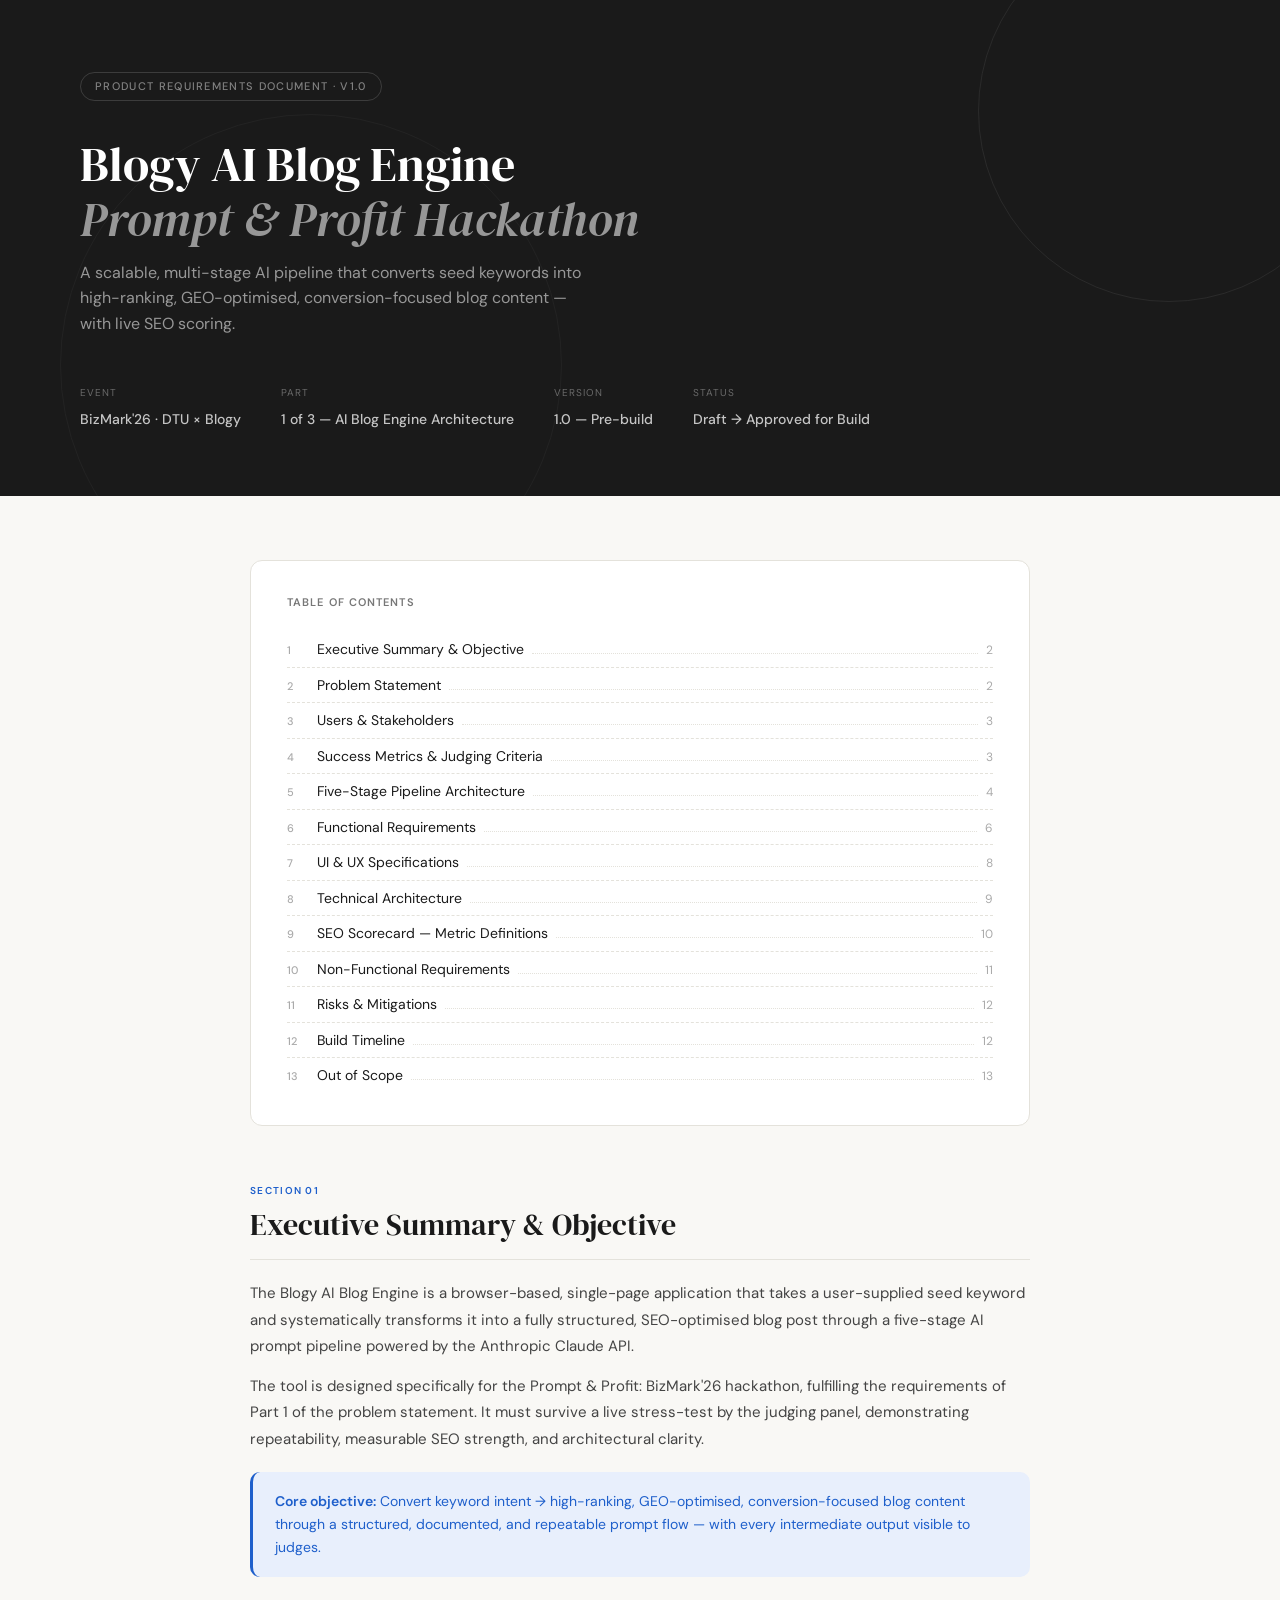
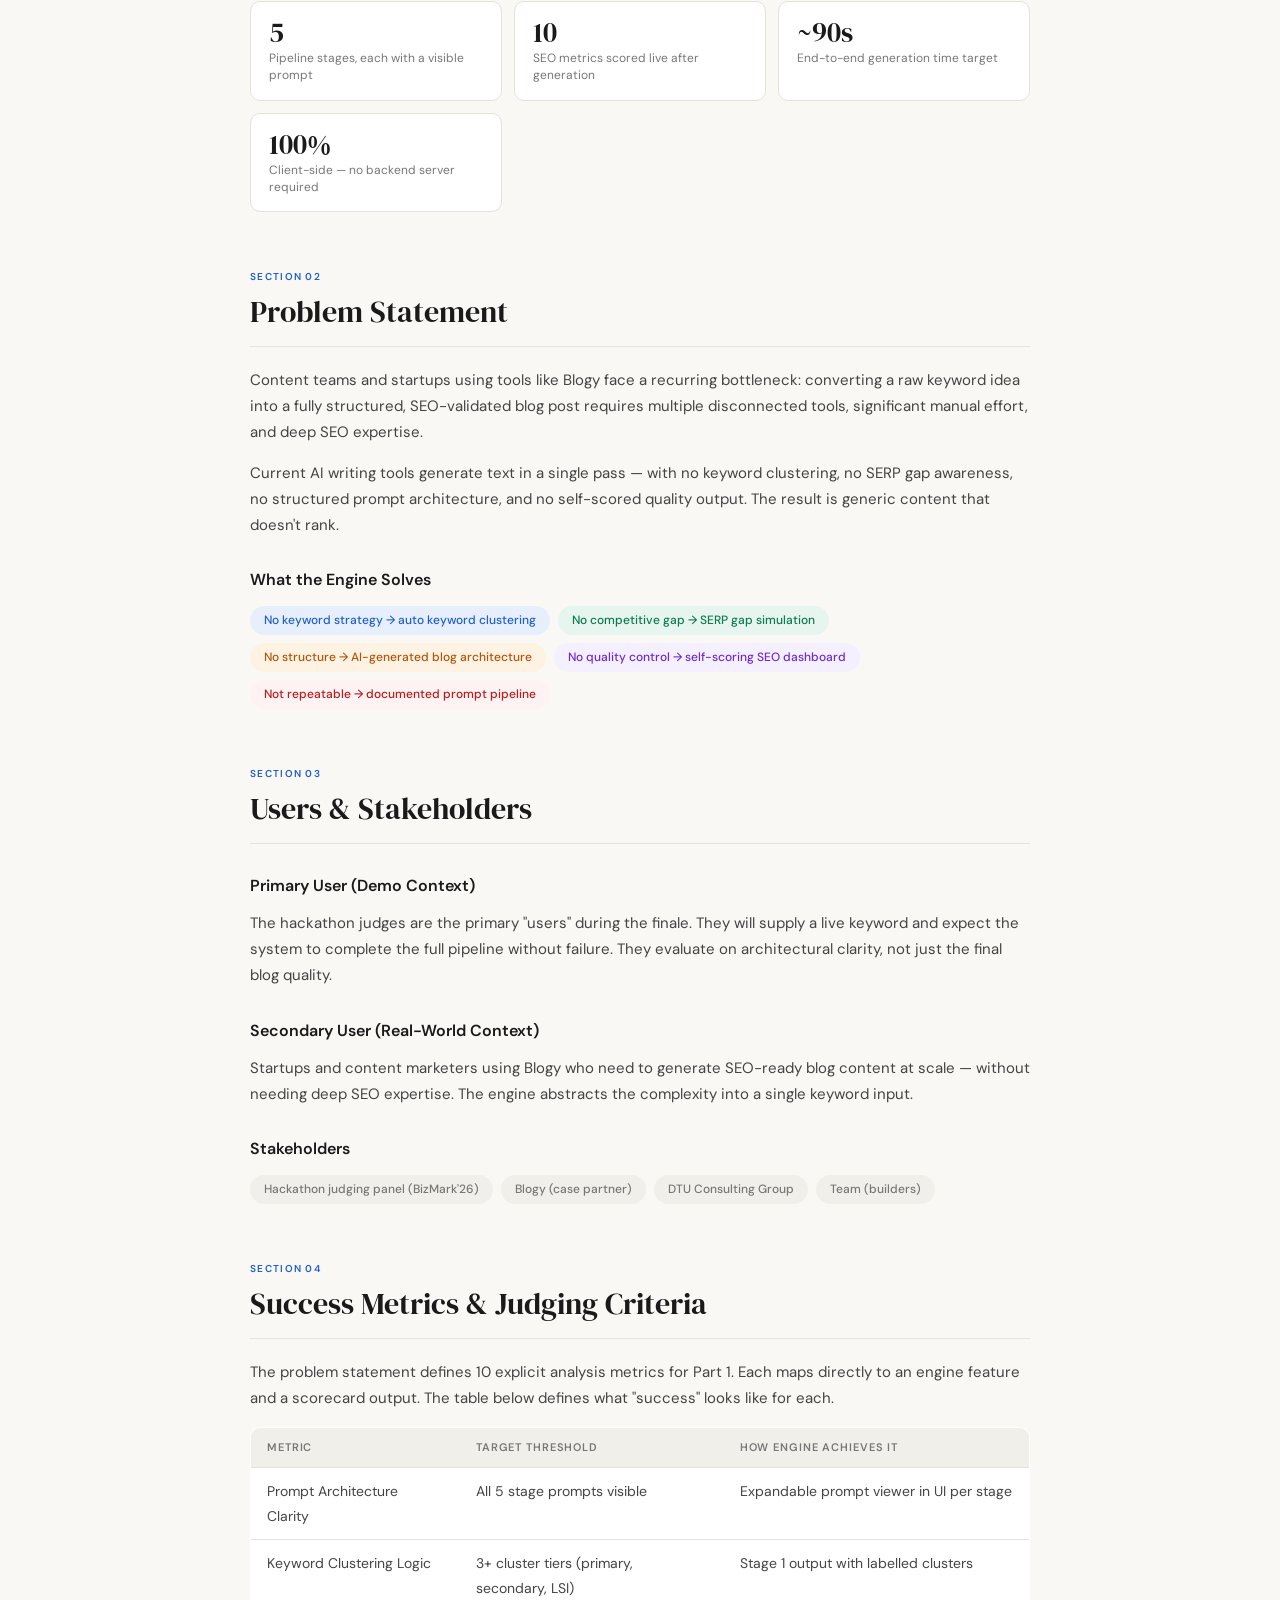
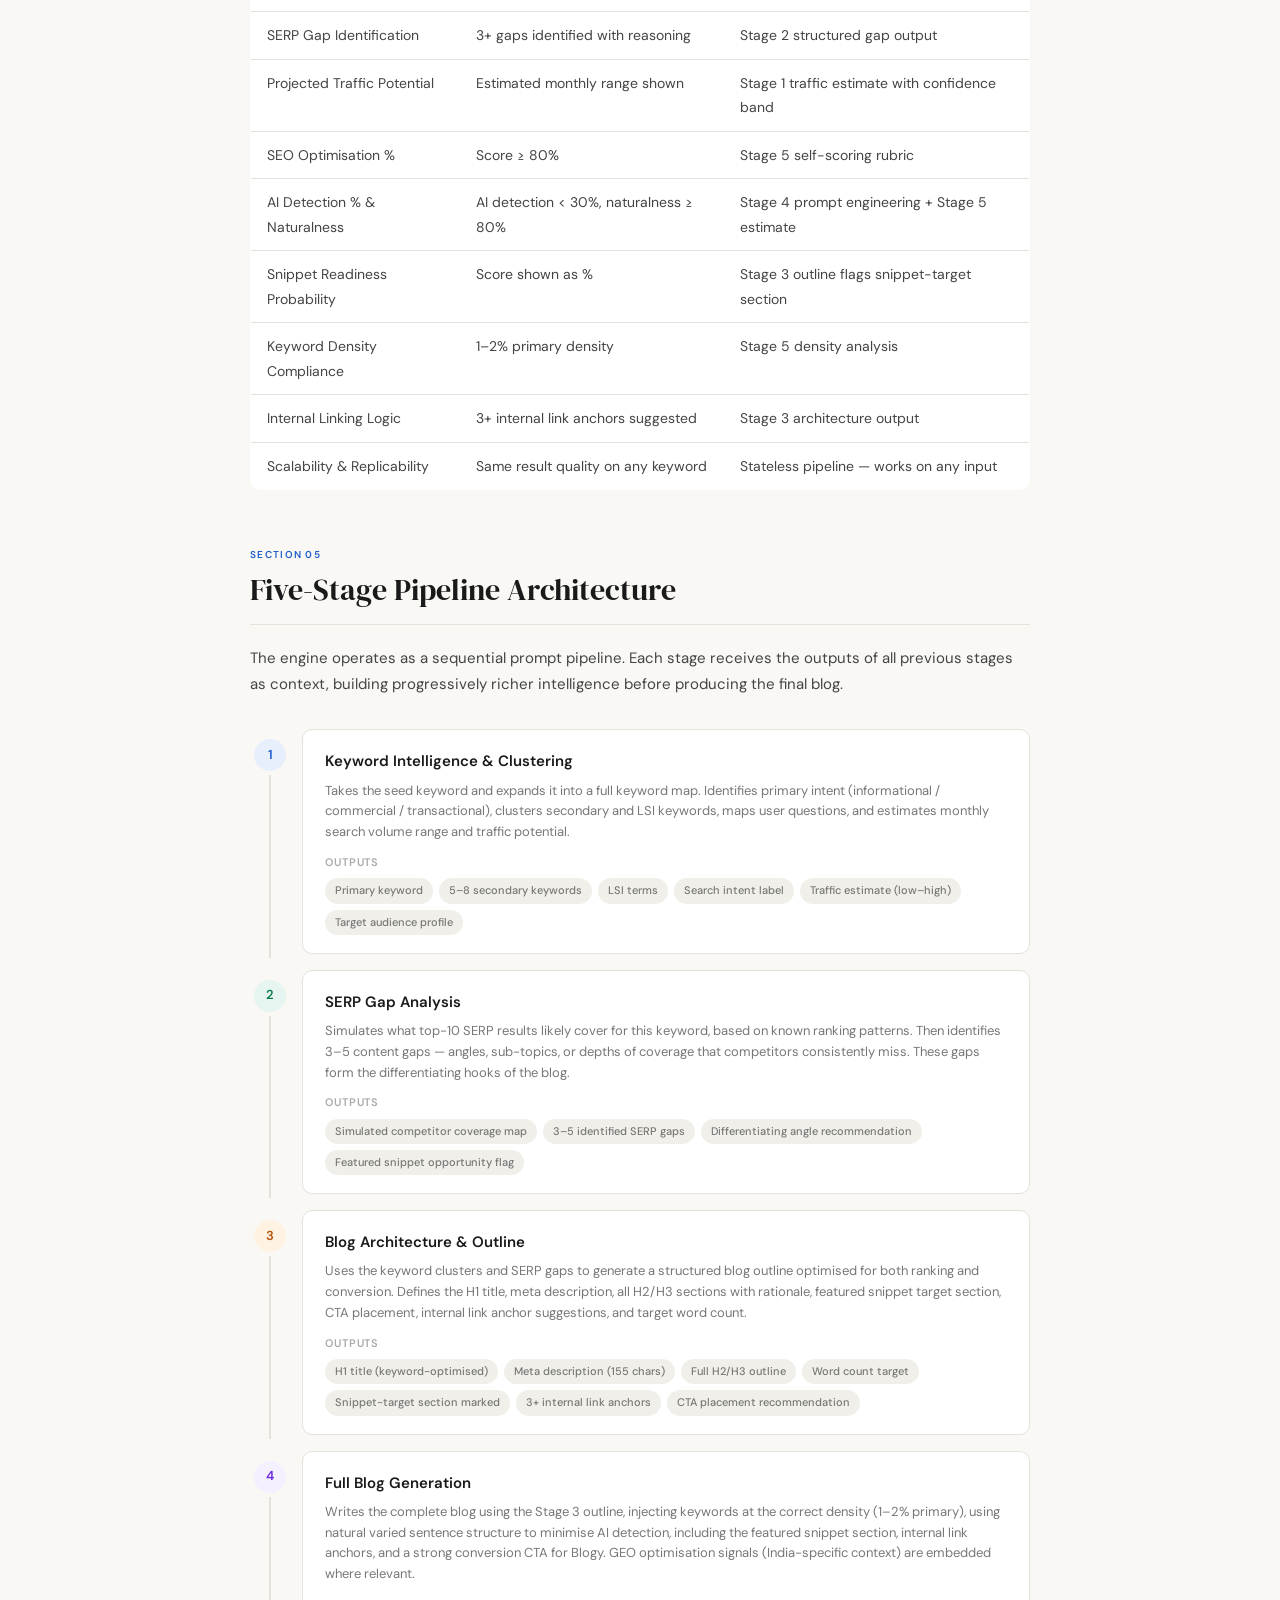
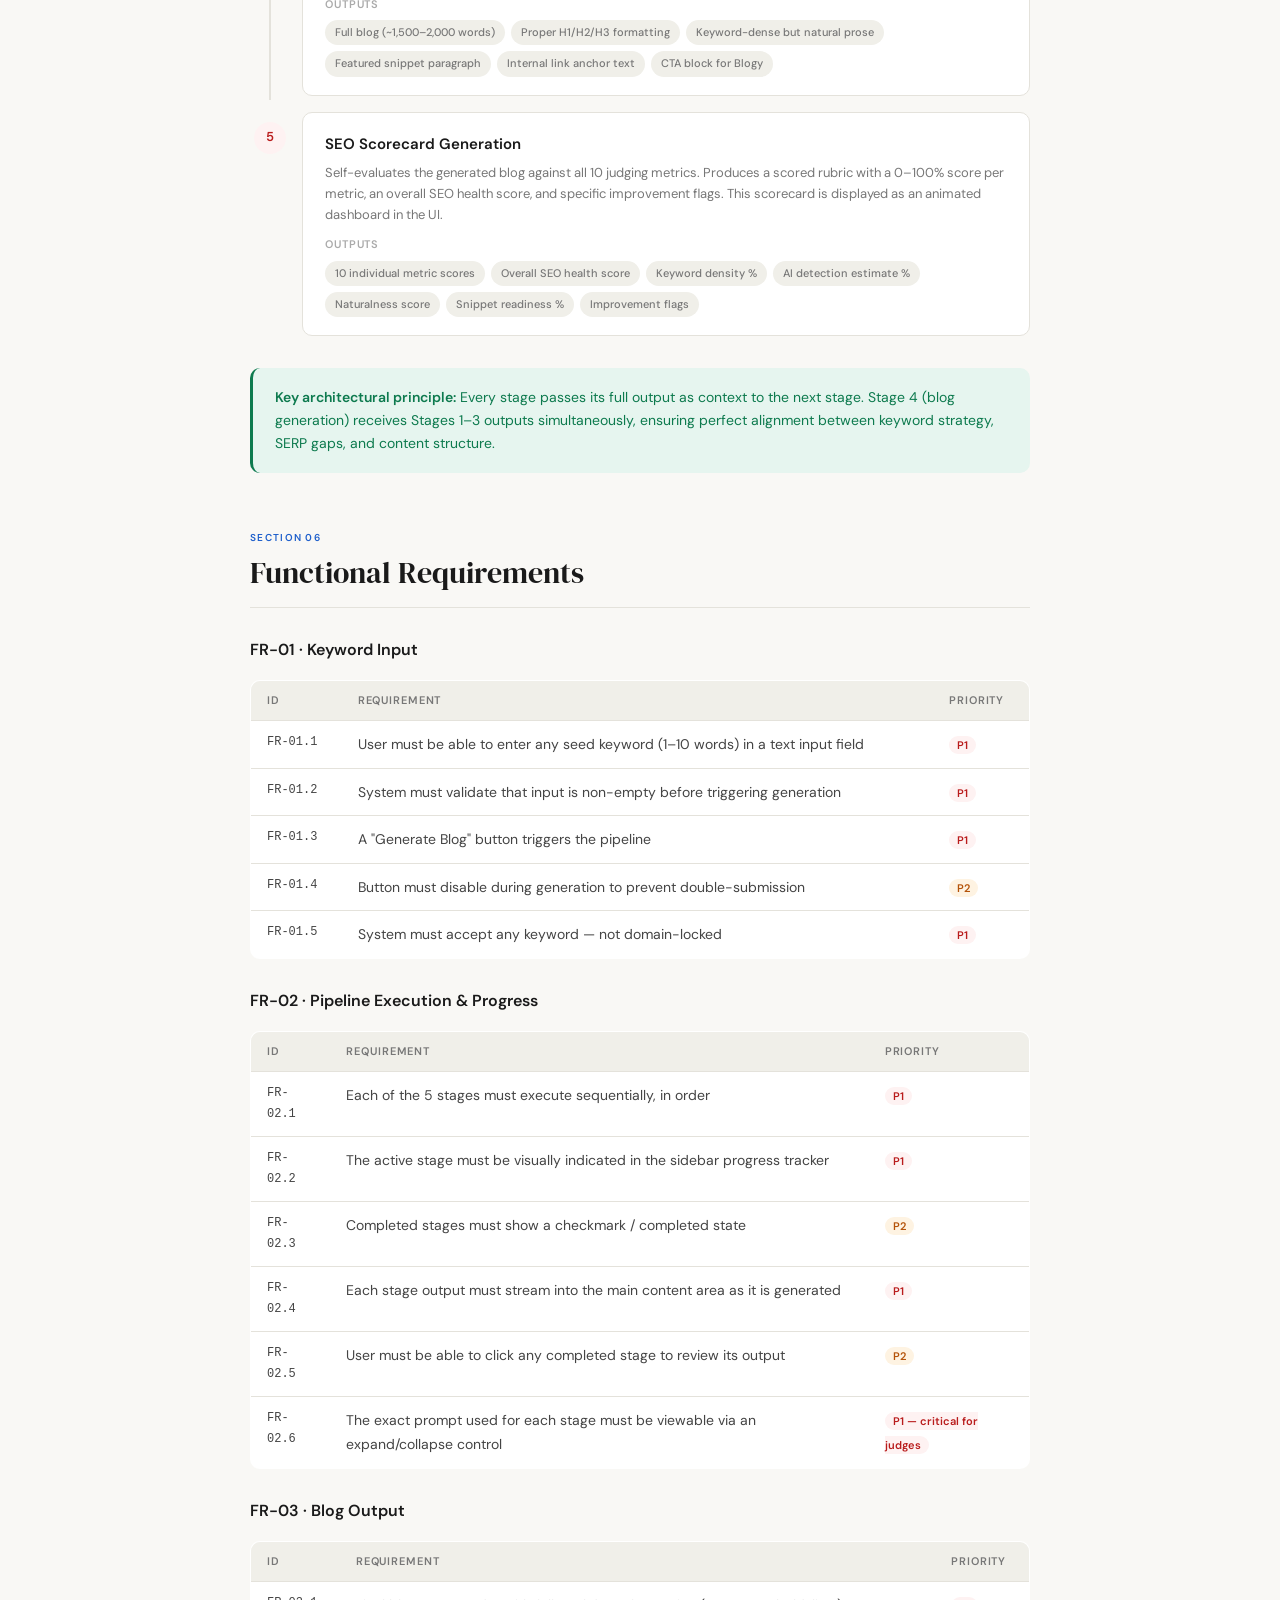
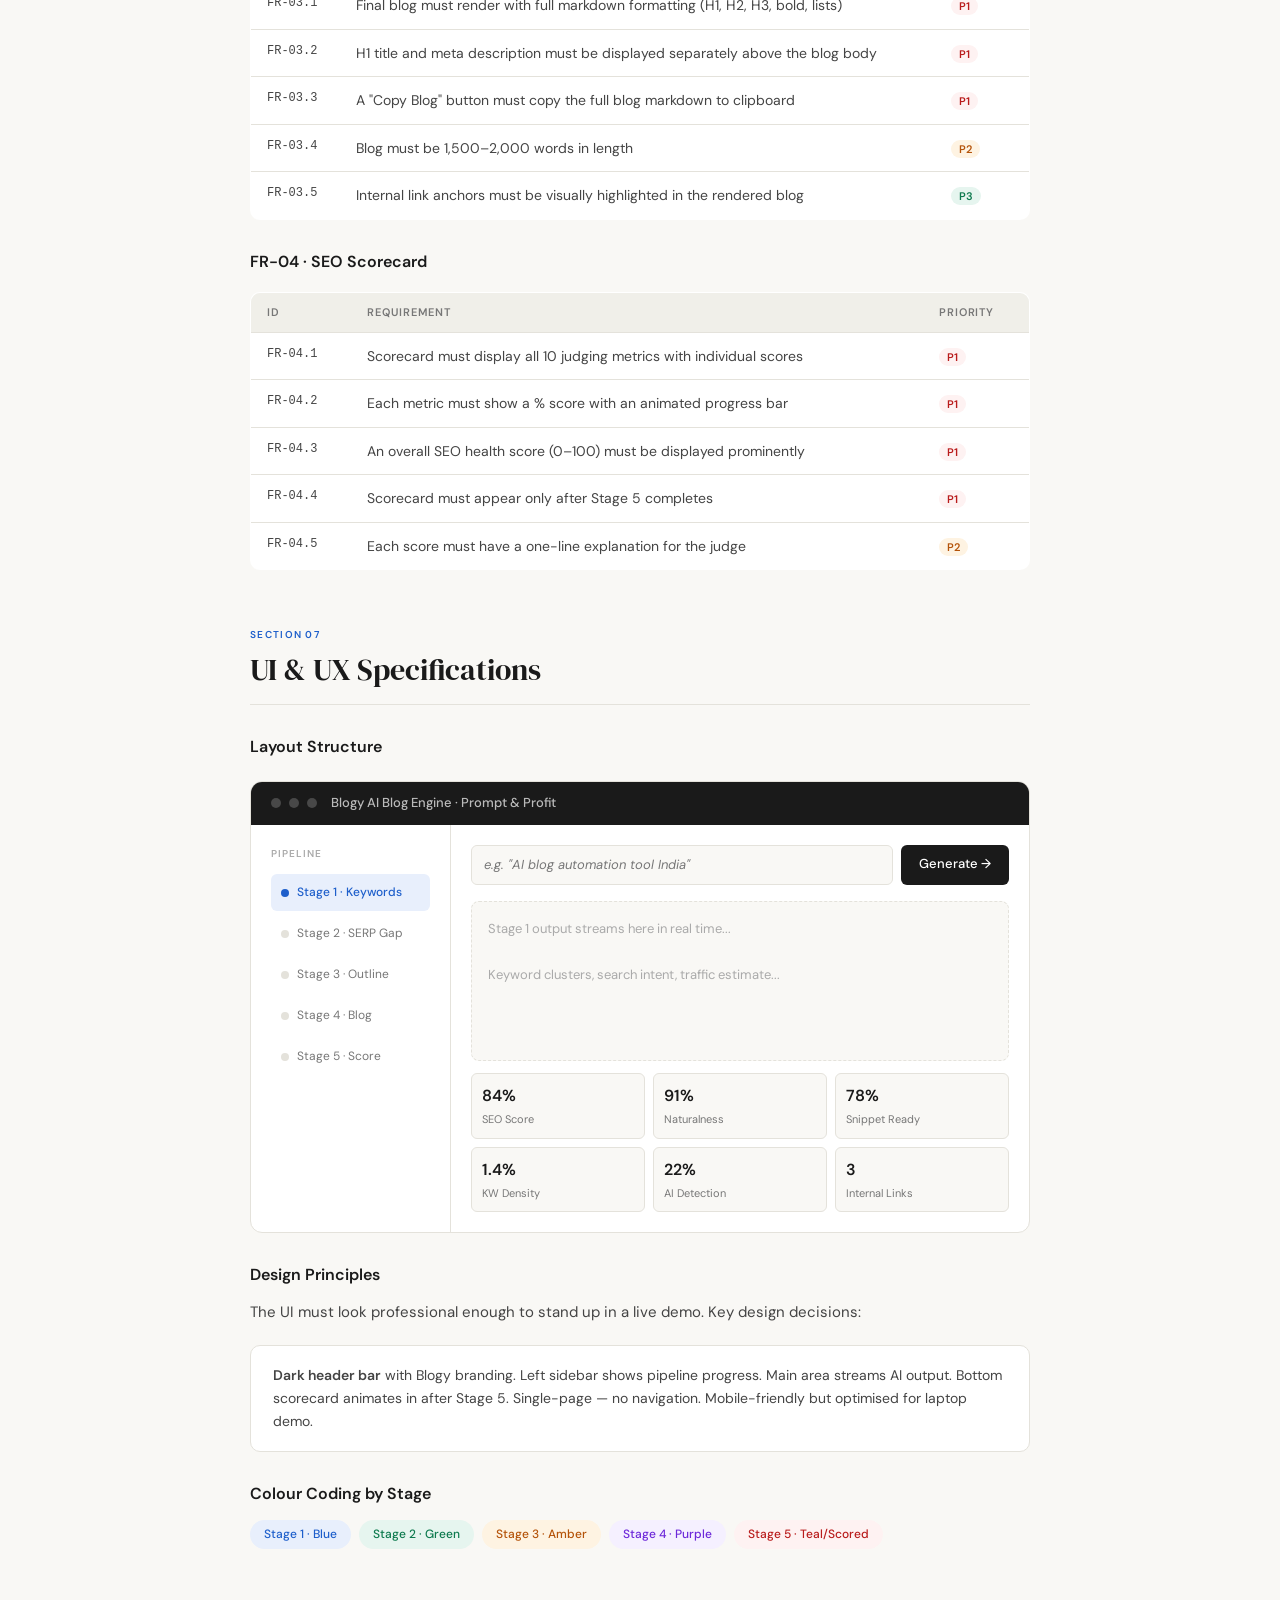
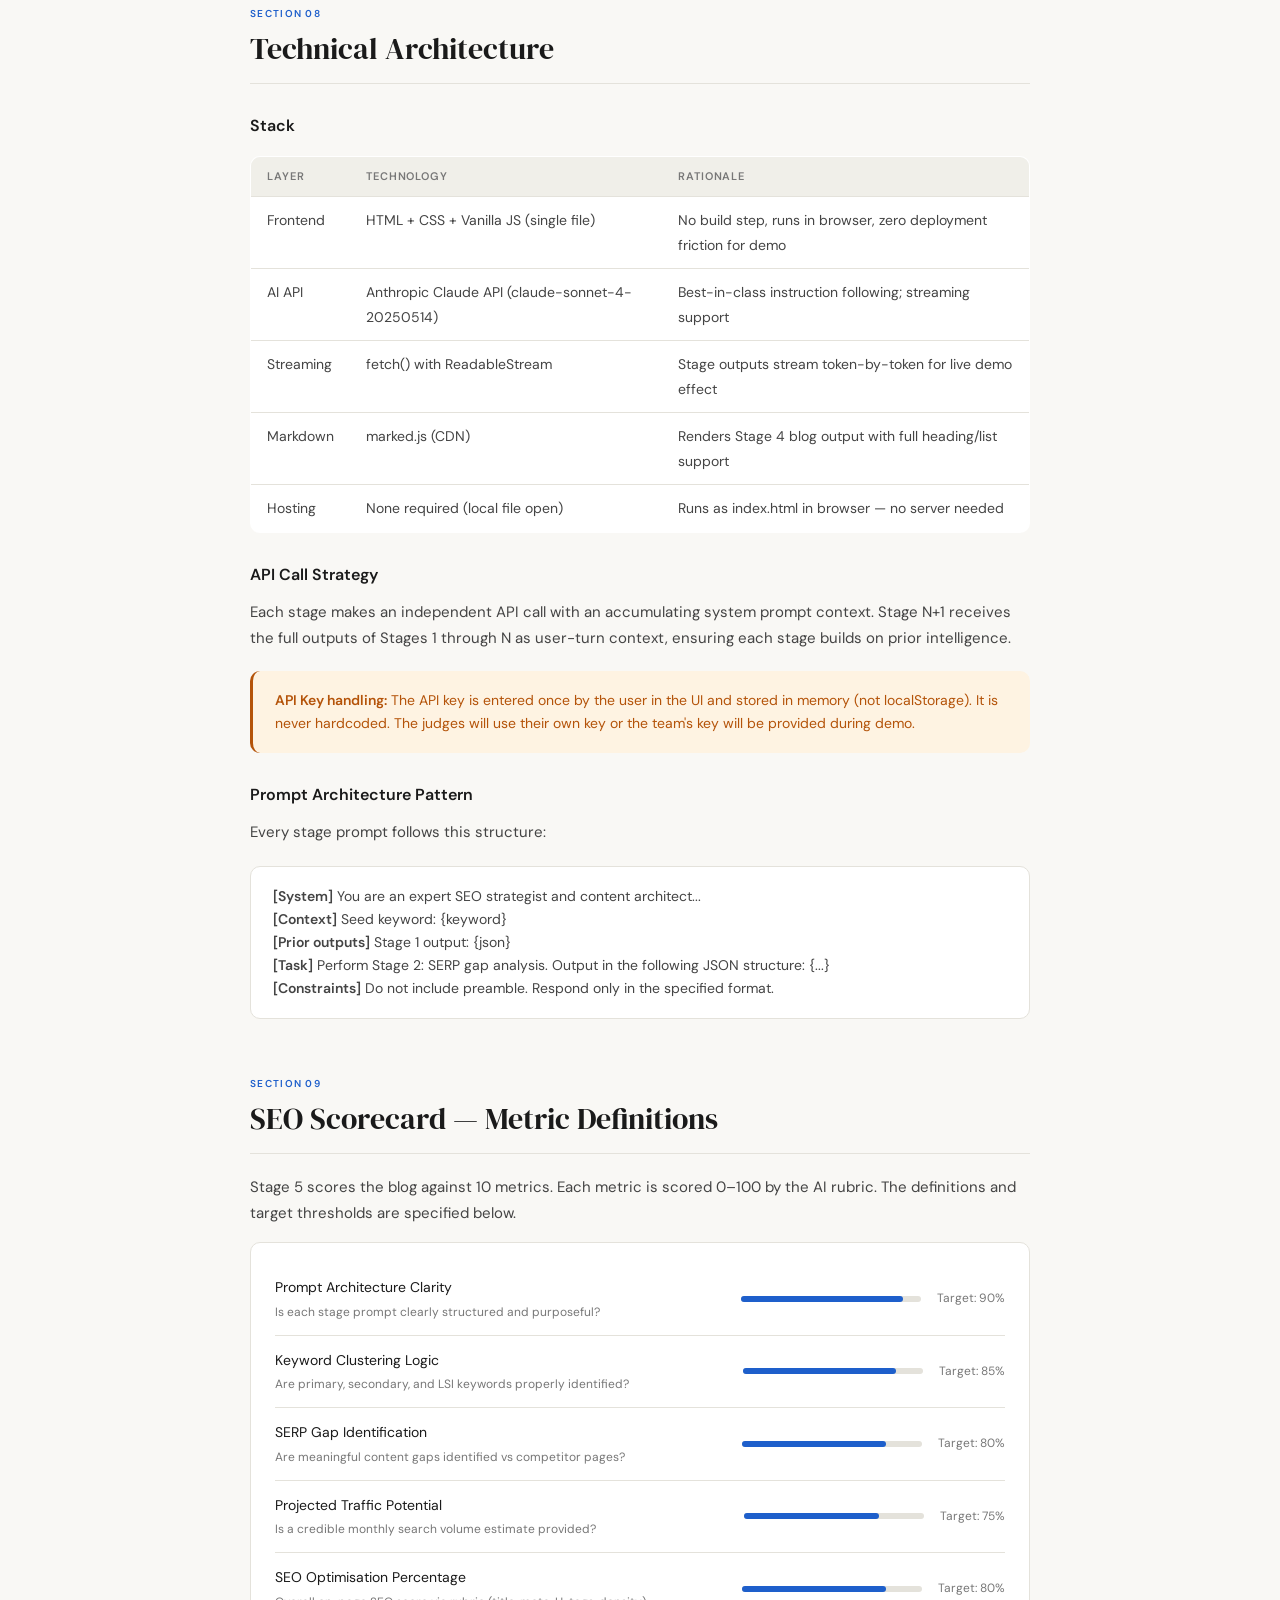
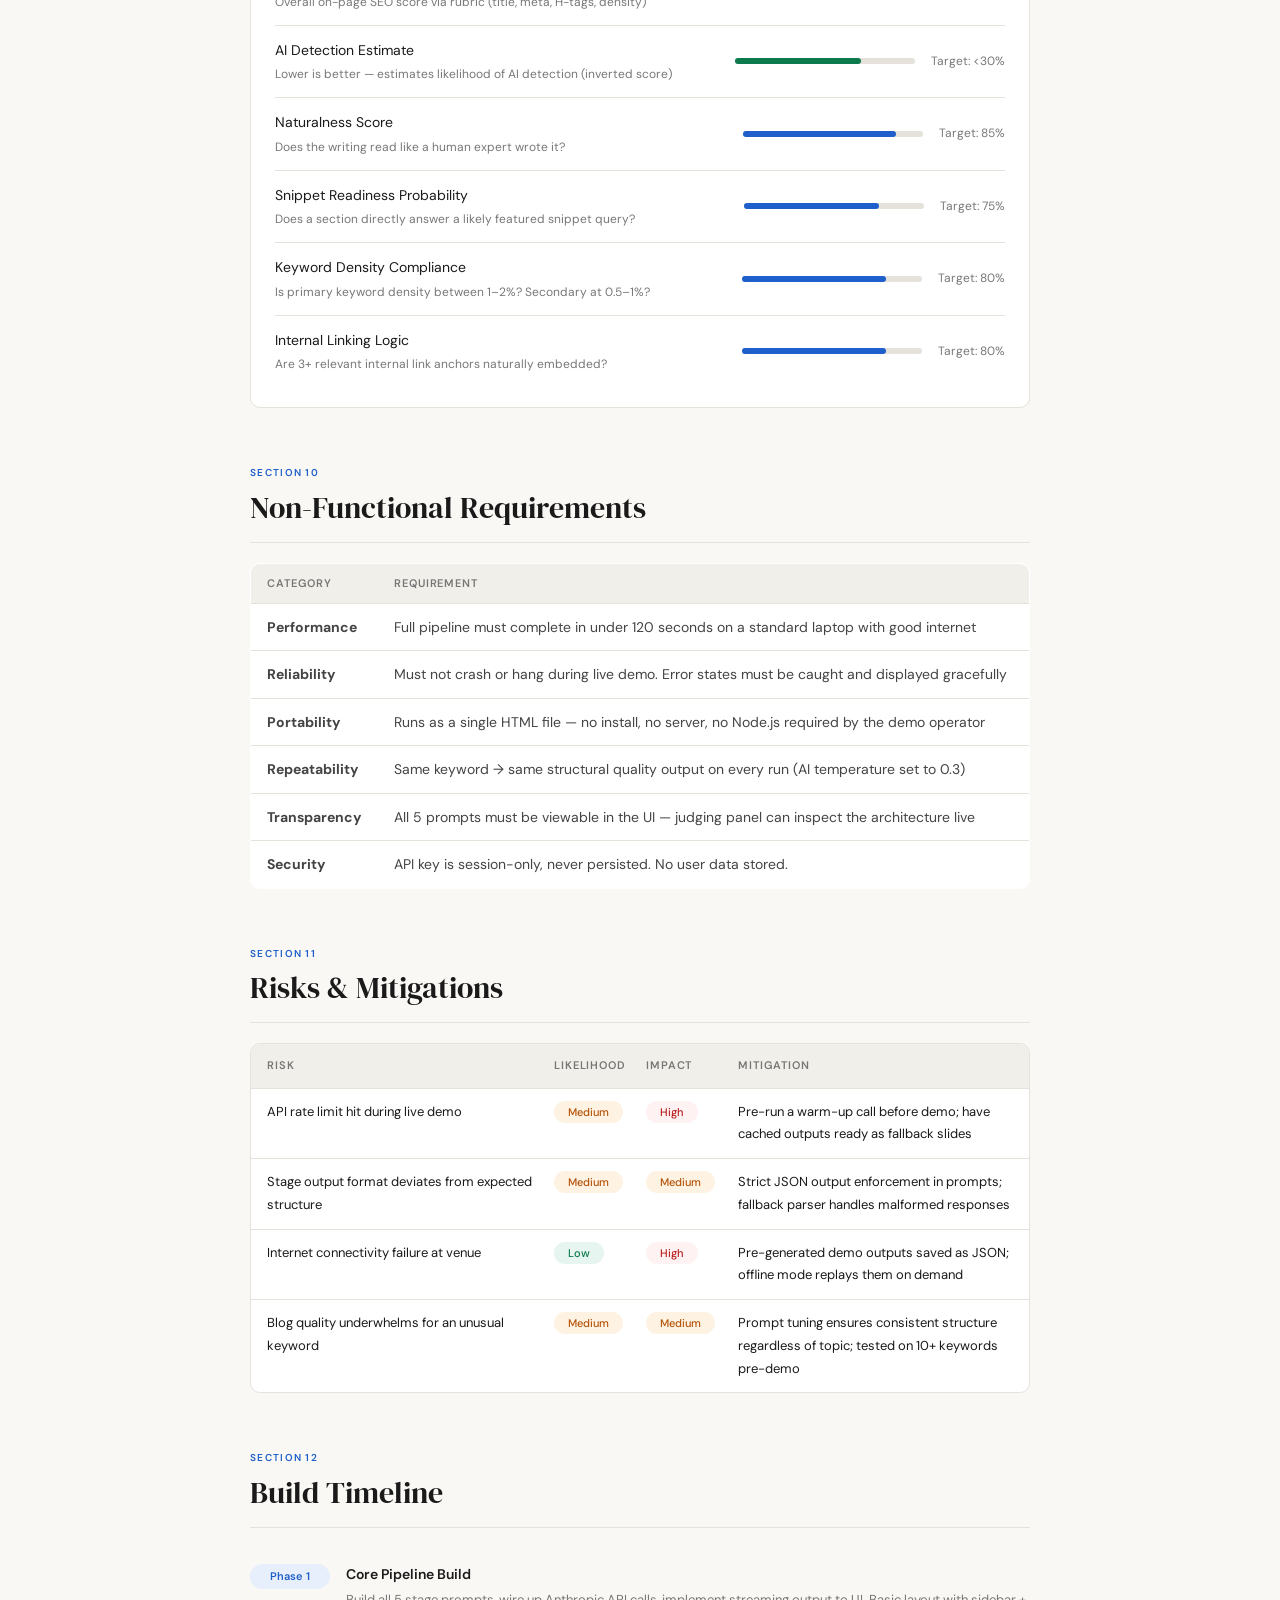
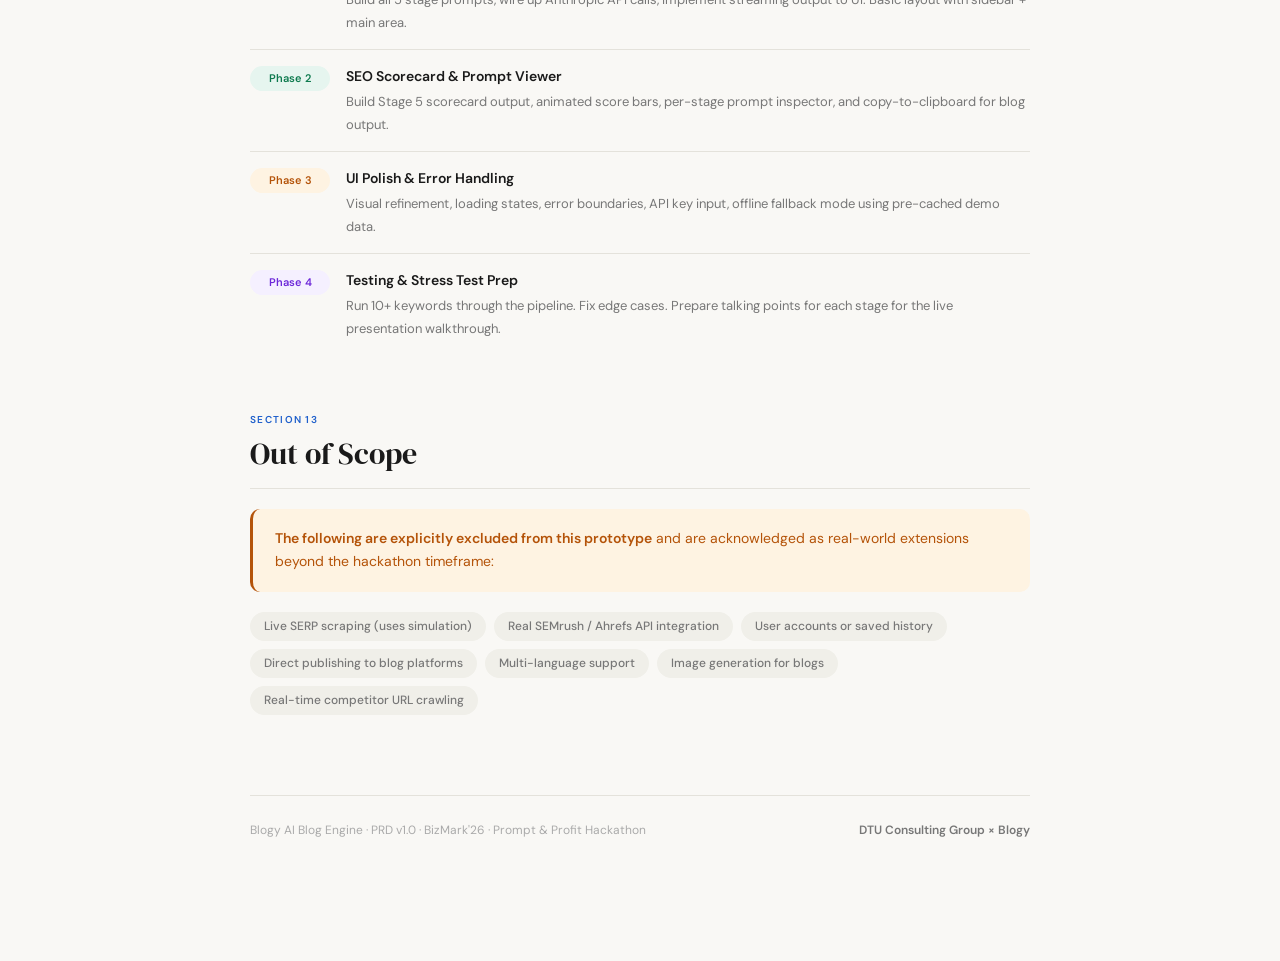
<file: PRD/Blogy_AI_Blog_Engine_PRD.html>
<!DOCTYPE html>
<html lang="en">
<head>
<meta charset="UTF-8"/>
<meta name="viewport" content="width=device-width, initial-scale=1.0"/>
<title>PRD — Blogy AI Blog Engine</title>
<style>
  @import url('https://fonts.googleapis.com/css2?family=DM+Serif+Display:ital@0;1&family=DM+Sans:ital,opsz,wght@0,9..40,300;0,9..40,400;0,9..40,500;0,9..40,600;1,9..40,400&display=swap');

  :root {
    --ink: #1a1a1a;
    --ink-2: #444;
    --ink-3: #777;
    --ink-4: #aaa;
    --surface: #f9f8f5;
    --white: #ffffff;
    --border: #e4e2db;
    --accent: #1e5fcb;
    --accent-light: #e8effc;
    --accent-mid: #4a7de8;
    --green: #0d7a4e;
    --green-light: #e6f5ef;
    --amber: #b45309;
    --amber-light: #fef3e2;
    --red: #b91c1c;
    --red-light: #fef2f2;
    --purple: #6d28d9;
    --purple-light: #f5f0ff;
  }

  * { box-sizing: border-box; margin: 0; padding: 0; }

  body {
    font-family: 'DM Sans', sans-serif;
    font-size: 15px;
    line-height: 1.75;
    color: var(--ink);
    background: var(--surface);
  }

  /* ── Cover ── */
  .cover {
    background: var(--ink);
    color: var(--white);
    padding: 72px 80px 64px;
    position: relative;
    overflow: hidden;
  }
  .cover::before {
    content: '';
    position: absolute;
    top: -80px; right: -80px;
    width: 380px; height: 380px;
    border-radius: 50%;
    border: 1px solid rgba(255,255,255,0.07);
  }
  .cover::after {
    content: '';
    position: absolute;
    bottom: -120px; left: 60px;
    width: 500px; height: 500px;
    border-radius: 50%;
    border: 1px solid rgba(255,255,255,0.04);
  }
  .cover-tag {
    display: inline-block;
    font-size: 11px;
    font-weight: 500;
    letter-spacing: 0.12em;
    text-transform: uppercase;
    color: rgba(255,255,255,0.45);
    border: 1px solid rgba(255,255,255,0.15);
    padding: 4px 14px;
    border-radius: 20px;
    margin-bottom: 36px;
  }
  .cover h1 {
    font-family: 'DM Serif Display', serif;
    font-size: 48px;
    line-height: 1.15;
    font-weight: 400;
    margin-bottom: 12px;
    max-width: 700px;
  }
  .cover h1 em {
    font-style: italic;
    color: rgba(255,255,255,0.55);
  }
  .cover-sub {
    font-size: 16px;
    color: rgba(255,255,255,0.55);
    margin-bottom: 48px;
    max-width: 520px;
    line-height: 1.6;
  }
  .cover-meta {
    display: flex;
    gap: 40px;
    flex-wrap: wrap;
  }
  .cover-meta-item label {
    display: block;
    font-size: 10px;
    letter-spacing: 0.1em;
    text-transform: uppercase;
    color: rgba(255,255,255,0.35);
    margin-bottom: 4px;
  }
  .cover-meta-item span {
    font-size: 14px;
    color: rgba(255,255,255,0.75);
    font-weight: 500;
  }

  /* ── Layout ── */
  .doc-wrap {
    max-width: 860px;
    margin: 0 auto;
    padding: 64px 40px 120px;
  }

  /* ── TOC ── */
  .toc {
    background: var(--white);
    border: 1px solid var(--border);
    border-radius: 12px;
    padding: 32px 36px;
    margin-bottom: 56px;
  }
  .toc-title {
    font-size: 11px;
    font-weight: 600;
    letter-spacing: 0.1em;
    text-transform: uppercase;
    color: var(--ink-3);
    margin-bottom: 20px;
  }
  .toc-list { list-style: none; }
  .toc-list li {
    display: flex;
    align-items: baseline;
    gap: 8px;
    padding: 5px 0;
    border-bottom: 1px dashed var(--border);
  }
  .toc-list li:last-child { border-bottom: none; }
  .toc-num {
    font-size: 11px;
    color: var(--ink-4);
    font-weight: 500;
    min-width: 22px;
  }
  .toc-label { font-size: 14px; color: var(--ink); }
  .toc-dot { flex: 1; border-bottom: 1px dotted var(--border); margin-bottom: 4px; }
  .toc-page { font-size: 12px; color: var(--ink-4); }

  /* ── Section headings ── */
  .section { margin-bottom: 56px; }
  .section-label {
    font-size: 10px;
    font-weight: 600;
    letter-spacing: 0.13em;
    text-transform: uppercase;
    color: var(--accent);
    margin-bottom: 8px;
  }
  h2 {
    font-family: 'DM Serif Display', serif;
    font-size: 30px;
    font-weight: 400;
    line-height: 1.2;
    color: var(--ink);
    margin-bottom: 20px;
    padding-bottom: 16px;
    border-bottom: 1px solid var(--border);
  }
  h3 {
    font-size: 16px;
    font-weight: 600;
    color: var(--ink);
    margin: 28px 0 10px;
  }
  h4 {
    font-size: 13px;
    font-weight: 600;
    color: var(--ink-2);
    margin: 20px 0 8px;
    text-transform: uppercase;
    letter-spacing: 0.05em;
  }
  p { margin-bottom: 14px; color: var(--ink-2); font-size: 15px; }
  p:last-child { margin-bottom: 0; }

  /* ── Callout boxes ── */
  .callout {
    border-radius: 10px;
    padding: 18px 22px;
    margin: 20px 0;
    font-size: 14px;
    line-height: 1.65;
  }
  .callout-info { background: var(--accent-light); border-left: 3px solid var(--accent); color: var(--accent); }
  .callout-success { background: var(--green-light); border-left: 3px solid var(--green); color: var(--green); }
  .callout-warn { background: var(--amber-light); border-left: 3px solid var(--amber); color: var(--amber); }
  .callout-neutral { background: var(--white); border: 1px solid var(--border); color: var(--ink-2); }
  .callout strong { font-weight: 600; }

  /* ── Tag pills ── */
  .pill-row { display: flex; flex-wrap: wrap; gap: 8px; margin: 12px 0; }
  .pill {
    font-size: 12px;
    font-weight: 500;
    padding: 4px 14px;
    border-radius: 20px;
  }
  .pill-blue { background: var(--accent-light); color: var(--accent); }
  .pill-green { background: var(--green-light); color: var(--green); }
  .pill-amber { background: var(--amber-light); color: var(--amber); }
  .pill-purple { background: var(--purple-light); color: var(--purple); }
  .pill-red { background: var(--red-light); color: var(--red); }
  .pill-neutral { background: #f0efe9; color: var(--ink-3); }

  /* ── Metrics grid ── */
  .metric-grid {
    display: grid;
    grid-template-columns: repeat(auto-fill, minmax(200px, 1fr));
    gap: 12px;
    margin: 16px 0;
  }
  .metric-card {
    background: var(--white);
    border: 1px solid var(--border);
    border-radius: 10px;
    padding: 16px 18px;
  }
  .metric-card-num {
    font-family: 'DM Serif Display', serif;
    font-size: 28px;
    color: var(--ink);
    line-height: 1;
    margin-bottom: 4px;
  }
  .metric-card-label {
    font-size: 12px;
    color: var(--ink-3);
    line-height: 1.4;
  }

  /* ── Stage pipeline ── */
  .pipeline {
    display: flex;
    flex-direction: column;
    gap: 0;
    margin: 24px 0;
  }
  .stage-row {
    display: flex;
    gap: 0;
    align-items: stretch;
  }
  .stage-connector {
    display: flex;
    flex-direction: column;
    align-items: center;
    width: 40px;
    flex-shrink: 0;
  }
  .stage-dot {
    width: 32px;
    height: 32px;
    border-radius: 50%;
    display: flex;
    align-items: center;
    justify-content: center;
    font-size: 13px;
    font-weight: 600;
    flex-shrink: 0;
    margin-top: 18px;
  }
  .stage-line {
    width: 2px;
    flex: 1;
    min-height: 20px;
    background: var(--border);
    margin: 4px 0;
  }
  .stage-card {
    flex: 1;
    background: var(--white);
    border: 1px solid var(--border);
    border-radius: 10px;
    padding: 18px 22px;
    margin: 8px 0 8px 12px;
  }
  .stage-card-title {
    font-size: 15px;
    font-weight: 600;
    color: var(--ink);
    margin-bottom: 6px;
  }
  .stage-card-desc {
    font-size: 13px;
    color: var(--ink-3);
    line-height: 1.6;
    margin-bottom: 10px;
  }
  .stage-output-label {
    font-size: 11px;
    font-weight: 600;
    letter-spacing: 0.08em;
    text-transform: uppercase;
    color: var(--ink-4);
    margin-bottom: 6px;
  }
  .output-pills { display: flex; flex-wrap: wrap; gap: 6px; }
  .output-pill {
    font-size: 11px;
    padding: 3px 10px;
    border-radius: 20px;
    background: #f0efe9;
    color: var(--ink-3);
    font-weight: 500;
  }

  .sd1 { background: var(--accent-light); color: var(--accent); }
  .sd2 { background: var(--green-light); color: var(--green); }
  .sd3 { background: var(--amber-light); color: var(--amber); }
  .sd4 { background: var(--purple-light); color: var(--purple); }
  .sd5 { background: var(--red-light); color: var(--red); }

  /* ── Requirement table ── */
  .req-table {
    width: 100%;
    border-collapse: collapse;
    font-size: 14px;
    margin: 16px 0;
    background: var(--white);
    border-radius: 10px;
    overflow: hidden;
    border: 1px solid var(--border);
  }
  .req-table thead tr {
    background: #f0efe9;
  }
  .req-table th {
    text-align: left;
    padding: 10px 16px;
    font-size: 11px;
    font-weight: 600;
    letter-spacing: 0.08em;
    text-transform: uppercase;
    color: var(--ink-3);
    border-bottom: 1px solid var(--border);
  }
  .req-table td {
    padding: 11px 16px;
    color: var(--ink-2);
    border-bottom: 1px solid var(--border);
    vertical-align: top;
  }
  .req-table tr:last-child td { border-bottom: none; }
  .req-table tr:hover td { background: var(--surface); }
  .req-id { font-family: monospace; font-size: 12px; color: var(--ink-4); }
  .priority-p1 { background: var(--red-light); color: var(--red); font-size: 11px; font-weight: 600; padding: 2px 8px; border-radius: 20px; }
  .priority-p2 { background: var(--amber-light); color: var(--amber); font-size: 11px; font-weight: 600; padding: 2px 8px; border-radius: 20px; }
  .priority-p3 { background: var(--green-light); color: var(--green); font-size: 11px; font-weight: 600; padding: 2px 8px; border-radius: 20px; }

  /* ── Score table ── */
  .score-row {
    display: flex;
    align-items: center;
    padding: 12px 0;
    border-bottom: 1px solid var(--border);
    gap: 16px;
  }
  .score-row:last-child { border-bottom: none; }
  .score-name { flex: 1; font-size: 14px; color: var(--ink); }
  .score-desc { font-size: 12px; color: var(--ink-3); margin-top: 2px; }
  .score-bar-wrap { width: 180px; height: 6px; background: var(--border); border-radius: 3px; }
  .score-bar { height: 6px; border-radius: 3px; background: var(--accent); }
  .score-weight { font-size: 12px; color: var(--ink-3); min-width: 32px; text-align: right; }

  /* ── UI wireframe ── */
  .wireframe {
    background: var(--white);
    border: 1px solid var(--border);
    border-radius: 12px;
    overflow: hidden;
    margin: 20px 0;
    font-size: 13px;
  }
  .wf-bar {
    background: var(--ink);
    color: rgba(255,255,255,0.7);
    padding: 10px 20px;
    display: flex;
    align-items: center;
    gap: 8px;
    font-size: 13px;
    font-weight: 500;
  }
  .wf-dot { width: 10px; height: 10px; border-radius: 50%; background: rgba(255,255,255,0.2); }
  .wf-body { display: flex; min-height: 320px; }
  .wf-sidebar {
    width: 200px;
    border-right: 1px solid var(--border);
    padding: 20px;
    flex-shrink: 0;
  }
  .wf-main { flex: 1; padding: 20px; }
  .wf-label { font-size: 10px; font-weight: 600; letter-spacing: 0.1em; text-transform: uppercase; color: var(--ink-4); margin-bottom: 12px; }
  .wf-stage-item {
    display: flex;
    align-items: center;
    gap: 8px;
    padding: 8px 10px;
    border-radius: 6px;
    margin-bottom: 4px;
    font-size: 12px;
    color: var(--ink-3);
  }
  .wf-stage-item.active { background: var(--accent-light); color: var(--accent); font-weight: 500; }
  .wf-stage-dot { width: 8px; height: 8px; border-radius: 50%; background: var(--border); flex-shrink: 0; }
  .wf-stage-item.active .wf-stage-dot { background: var(--accent); }
  .wf-input-row {
    display: flex;
    gap: 8px;
    margin-bottom: 16px;
  }
  .wf-input {
    flex: 1;
    background: var(--surface);
    border: 1px solid var(--border);
    border-radius: 6px;
    padding: 8px 12px;
    font-size: 13px;
    color: var(--ink-3);
    font-style: italic;
  }
  .wf-btn {
    background: var(--ink);
    color: var(--white);
    border-radius: 6px;
    padding: 8px 18px;
    font-size: 13px;
    font-weight: 500;
    flex-shrink: 0;
  }
  .wf-output {
    background: var(--surface);
    border: 1px dashed var(--border);
    border-radius: 8px;
    padding: 16px;
    height: 160px;
    color: var(--ink-4);
    font-size: 13px;
  }
  .wf-score-grid {
    display: grid;
    grid-template-columns: 1fr 1fr 1fr;
    gap: 8px;
    margin-top: 12px;
  }
  .wf-score-card {
    background: var(--surface);
    border: 1px solid var(--border);
    border-radius: 6px;
    padding: 8px 10px;
    font-size: 11px;
    color: var(--ink-3);
  }
  .wf-score-val { font-size: 16px; font-weight: 600; color: var(--ink); }

  /* ── Timeline ── */
  .timeline { margin: 20px 0; }
  .tl-row {
    display: flex;
    gap: 16px;
    padding: 14px 0;
    border-bottom: 1px solid var(--border);
    align-items: flex-start;
  }
  .tl-row:last-child { border-bottom: none; }
  .tl-tag {
    font-size: 11px;
    font-weight: 600;
    padding: 3px 10px;
    border-radius: 20px;
    min-width: 80px;
    text-align: center;
    flex-shrink: 0;
    margin-top: 2px;
  }
  .tl-content { flex: 1; }
  .tl-title { font-size: 14px; font-weight: 600; color: var(--ink); margin-bottom: 3px; }
  .tl-desc { font-size: 13px; color: var(--ink-3); }

  /* ── Risk table ── */
  .risk-row {
    display: grid;
    grid-template-columns: 1fr 80px 80px 1fr;
    gap: 12px;
    padding: 12px 16px;
    border-bottom: 1px solid var(--border);
    font-size: 13px;
    align-items: start;
  }
  .risk-row.header {
    font-size: 11px;
    font-weight: 600;
    letter-spacing: 0.08em;
    text-transform: uppercase;
    color: var(--ink-3);
    background: #f0efe9;
    border-radius: 8px 8px 0 0;
  }
  .risk-wrap {
    background: var(--white);
    border: 1px solid var(--border);
    border-radius: 10px;
    overflow: hidden;
    margin: 16px 0;
  }
  .risk-row:last-child { border-bottom: none; }

  /* ── Footer ── */
  .doc-footer {
    margin-top: 80px;
    padding-top: 24px;
    border-top: 1px solid var(--border);
    display: flex;
    justify-content: space-between;
    align-items: center;
    font-size: 12px;
    color: var(--ink-4);
  }
  .footer-brand { font-weight: 600; color: var(--ink-3); }

  @media print {
    body { background: white; }
    .cover { -webkit-print-color-adjust: exact; print-color-adjust: exact; }
  }
</style>
</head>
<body>

<!-- ── COVER ── -->
<div class="cover">
  <div class="cover-tag">Product Requirements Document · v1.0</div>
  <h1>Blogy AI Blog Engine<br><em>Prompt &amp; Profit Hackathon</em></h1>
  <p class="cover-sub">A scalable, multi-stage AI pipeline that converts seed keywords into high-ranking, GEO-optimised, conversion-focused blog content — with live SEO scoring.</p>
  <div class="cover-meta">
    <div class="cover-meta-item"><label>Event</label><span>BizMark'26 · DTU × Blogy</span></div>
    <div class="cover-meta-item"><label>Part</label><span>1 of 3 — AI Blog Engine Architecture</span></div>
    <div class="cover-meta-item"><label>Version</label><span>1.0 — Pre-build</span></div>
    <div class="cover-meta-item"><label>Status</label><span>Draft → Approved for Build</span></div>
  </div>
</div>

<!-- ── DOCUMENT BODY ── -->
<div class="doc-wrap">

  <!-- TOC -->
  <div class="toc">
    <div class="toc-title">Table of Contents</div>
    <ul class="toc-list">
      <li><span class="toc-num">1</span><span class="toc-label">Executive Summary &amp; Objective</span><span class="toc-dot"></span><span class="toc-page">2</span></li>
      <li><span class="toc-num">2</span><span class="toc-label">Problem Statement</span><span class="toc-dot"></span><span class="toc-page">2</span></li>
      <li><span class="toc-num">3</span><span class="toc-label">Users &amp; Stakeholders</span><span class="toc-dot"></span><span class="toc-page">3</span></li>
      <li><span class="toc-num">4</span><span class="toc-label">Success Metrics &amp; Judging Criteria</span><span class="toc-dot"></span><span class="toc-page">3</span></li>
      <li><span class="toc-num">5</span><span class="toc-label">Five-Stage Pipeline Architecture</span><span class="toc-dot"></span><span class="toc-page">4</span></li>
      <li><span class="toc-num">6</span><span class="toc-label">Functional Requirements</span><span class="toc-dot"></span><span class="toc-page">6</span></li>
      <li><span class="toc-num">7</span><span class="toc-label">UI &amp; UX Specifications</span><span class="toc-dot"></span><span class="toc-page">8</span></li>
      <li><span class="toc-num">8</span><span class="toc-label">Technical Architecture</span><span class="toc-dot"></span><span class="toc-page">9</span></li>
      <li><span class="toc-num">9</span><span class="toc-label">SEO Scorecard — Metric Definitions</span><span class="toc-dot"></span><span class="toc-page">10</span></li>
      <li><span class="toc-num">10</span><span class="toc-label">Non-Functional Requirements</span><span class="toc-dot"></span><span class="toc-page">11</span></li>
      <li><span class="toc-num">11</span><span class="toc-label">Risks &amp; Mitigations</span><span class="toc-dot"></span><span class="toc-page">12</span></li>
      <li><span class="toc-num">12</span><span class="toc-label">Build Timeline</span><span class="toc-dot"></span><span class="toc-page">12</span></li>
      <li><span class="toc-num">13</span><span class="toc-label">Out of Scope</span><span class="toc-dot"></span><span class="toc-page">13</span></li>
    </ul>
  </div>

  <!-- 1. EXECUTIVE SUMMARY -->
  <div class="section">
    <div class="section-label">Section 01</div>
    <h2>Executive Summary &amp; Objective</h2>
    <p>The Blogy AI Blog Engine is a browser-based, single-page application that takes a user-supplied seed keyword and systematically transforms it into a fully structured, SEO-optimised blog post through a five-stage AI prompt pipeline powered by the Anthropic Claude API.</p>
    <p>The tool is designed specifically for the Prompt &amp; Profit: BizMark'26 hackathon, fulfilling the requirements of Part 1 of the problem statement. It must survive a live stress-test by the judging panel, demonstrating repeatability, measurable SEO strength, and architectural clarity.</p>
    <div class="callout callout-info">
      <strong>Core objective:</strong> Convert keyword intent → high-ranking, GEO-optimised, conversion-focused blog content through a structured, documented, and repeatable prompt flow — with every intermediate output visible to judges.
    </div>
    <div class="metric-grid" style="margin-top:24px;">
      <div class="metric-card"><div class="metric-card-num">5</div><div class="metric-card-label">Pipeline stages, each with a visible prompt</div></div>
      <div class="metric-card"><div class="metric-card-num">10</div><div class="metric-card-label">SEO metrics scored live after generation</div></div>
      <div class="metric-card"><div class="metric-card-num">~90s</div><div class="metric-card-label">End-to-end generation time target</div></div>
      <div class="metric-card"><div class="metric-card-num">100%</div><div class="metric-card-label">Client-side — no backend server required</div></div>
    </div>
  </div>

  <!-- 2. PROBLEM STATEMENT -->
  <div class="section">
    <div class="section-label">Section 02</div>
    <h2>Problem Statement</h2>
    <p>Content teams and startups using tools like Blogy face a recurring bottleneck: converting a raw keyword idea into a fully structured, SEO-validated blog post requires multiple disconnected tools, significant manual effort, and deep SEO expertise.</p>
    <p>Current AI writing tools generate text in a single pass — with no keyword clustering, no SERP gap awareness, no structured prompt architecture, and no self-scored quality output. The result is generic content that doesn't rank.</p>
    <h3>What the Engine Solves</h3>
    <div class="pill-row">
      <span class="pill pill-blue">No keyword strategy → auto keyword clustering</span>
      <span class="pill pill-green">No competitive gap → SERP gap simulation</span>
      <span class="pill pill-amber">No structure → AI-generated blog architecture</span>
      <span class="pill pill-purple">No quality control → self-scoring SEO dashboard</span>
      <span class="pill pill-red">Not repeatable → documented prompt pipeline</span>
    </div>
  </div>

  <!-- 3. USERS & STAKEHOLDERS -->
  <div class="section">
    <div class="section-label">Section 03</div>
    <h2>Users &amp; Stakeholders</h2>
    <h3>Primary User (Demo Context)</h3>
    <p>The hackathon judges are the primary "users" during the finale. They will supply a live keyword and expect the system to complete the full pipeline without failure. They evaluate on architectural clarity, not just the final blog quality.</p>
    <h3>Secondary User (Real-World Context)</h3>
    <p>Startups and content marketers using Blogy who need to generate SEO-ready blog content at scale — without needing deep SEO expertise. The engine abstracts the complexity into a single keyword input.</p>
    <h3>Stakeholders</h3>
    <div class="pill-row">
      <span class="pill pill-neutral">Hackathon judging panel (BizMark'26)</span>
      <span class="pill pill-neutral">Blogy (case partner)</span>
      <span class="pill pill-neutral">DTU Consulting Group</span>
      <span class="pill pill-neutral">Team (builders)</span>
    </div>
  </div>

  <!-- 4. SUCCESS METRICS -->
  <div class="section">
    <div class="section-label">Section 04</div>
    <h2>Success Metrics &amp; Judging Criteria</h2>
    <p>The problem statement defines 10 explicit analysis metrics for Part 1. Each maps directly to an engine feature and a scorecard output. The table below defines what "success" looks like for each.</p>
    <table class="req-table">
      <thead>
        <tr>
          <th>Metric</th>
          <th>Target Threshold</th>
          <th>How Engine Achieves It</th>
        </tr>
      </thead>
      <tbody>
        <tr><td>Prompt Architecture Clarity</td><td>All 5 stage prompts visible</td><td>Expandable prompt viewer in UI per stage</td></tr>
        <tr><td>Keyword Clustering Logic</td><td>3+ cluster tiers (primary, secondary, LSI)</td><td>Stage 1 output with labelled clusters</td></tr>
        <tr><td>SERP Gap Identification</td><td>3+ gaps identified with reasoning</td><td>Stage 2 structured gap output</td></tr>
        <tr><td>Projected Traffic Potential</td><td>Estimated monthly range shown</td><td>Stage 1 traffic estimate with confidence band</td></tr>
        <tr><td>SEO Optimisation %</td><td>Score ≥ 80%</td><td>Stage 5 self-scoring rubric</td></tr>
        <tr><td>AI Detection % &amp; Naturalness</td><td>AI detection &lt; 30%, naturalness ≥ 80%</td><td>Stage 4 prompt engineering + Stage 5 estimate</td></tr>
        <tr><td>Snippet Readiness Probability</td><td>Score shown as %</td><td>Stage 3 outline flags snippet-target section</td></tr>
        <tr><td>Keyword Density Compliance</td><td>1–2% primary density</td><td>Stage 5 density analysis</td></tr>
        <tr><td>Internal Linking Logic</td><td>3+ internal link anchors suggested</td><td>Stage 3 architecture output</td></tr>
        <tr><td>Scalability &amp; Replicability</td><td>Same result quality on any keyword</td><td>Stateless pipeline — works on any input</td></tr>
      </tbody>
    </table>
  </div>

  <!-- 5. PIPELINE ARCHITECTURE -->
  <div class="section">
    <div class="section-label">Section 05</div>
    <h2>Five-Stage Pipeline Architecture</h2>
    <p>The engine operates as a sequential prompt pipeline. Each stage receives the outputs of all previous stages as context, building progressively richer intelligence before producing the final blog.</p>

    <div class="pipeline">

      <div class="stage-row">
        <div class="stage-connector">
          <div class="stage-dot sd1">1</div>
          <div class="stage-line"></div>
        </div>
        <div class="stage-card">
          <div class="stage-card-title">Keyword Intelligence &amp; Clustering</div>
          <div class="stage-card-desc">Takes the seed keyword and expands it into a full keyword map. Identifies primary intent (informational / commercial / transactional), clusters secondary and LSI keywords, maps user questions, and estimates monthly search volume range and traffic potential.</div>
          <div class="stage-output-label">Outputs</div>
          <div class="output-pills">
            <span class="output-pill">Primary keyword</span>
            <span class="output-pill">5–8 secondary keywords</span>
            <span class="output-pill">LSI terms</span>
            <span class="output-pill">Search intent label</span>
            <span class="output-pill">Traffic estimate (low–high)</span>
            <span class="output-pill">Target audience profile</span>
          </div>
        </div>
      </div>

      <div class="stage-row">
        <div class="stage-connector">
          <div class="stage-dot sd2">2</div>
          <div class="stage-line"></div>
        </div>
        <div class="stage-card">
          <div class="stage-card-title">SERP Gap Analysis</div>
          <div class="stage-card-desc">Simulates what top-10 SERP results likely cover for this keyword, based on known ranking patterns. Then identifies 3–5 content gaps — angles, sub-topics, or depths of coverage that competitors consistently miss. These gaps form the differentiating hooks of the blog.</div>
          <div class="stage-output-label">Outputs</div>
          <div class="output-pills">
            <span class="output-pill">Simulated competitor coverage map</span>
            <span class="output-pill">3–5 identified SERP gaps</span>
            <span class="output-pill">Differentiating angle recommendation</span>
            <span class="output-pill">Featured snippet opportunity flag</span>
          </div>
        </div>
      </div>

      <div class="stage-row">
        <div class="stage-connector">
          <div class="stage-dot sd3">3</div>
          <div class="stage-line"></div>
        </div>
        <div class="stage-card">
          <div class="stage-card-title">Blog Architecture &amp; Outline</div>
          <div class="stage-card-desc">Uses the keyword clusters and SERP gaps to generate a structured blog outline optimised for both ranking and conversion. Defines the H1 title, meta description, all H2/H3 sections with rationale, featured snippet target section, CTA placement, internal link anchor suggestions, and target word count.</div>
          <div class="stage-output-label">Outputs</div>
          <div class="output-pills">
            <span class="output-pill">H1 title (keyword-optimised)</span>
            <span class="output-pill">Meta description (155 chars)</span>
            <span class="output-pill">Full H2/H3 outline</span>
            <span class="output-pill">Word count target</span>
            <span class="output-pill">Snippet-target section marked</span>
            <span class="output-pill">3+ internal link anchors</span>
            <span class="output-pill">CTA placement recommendation</span>
          </div>
        </div>
      </div>

      <div class="stage-row">
        <div class="stage-connector">
          <div class="stage-dot sd4">4</div>
          <div class="stage-line"></div>
        </div>
        <div class="stage-card">
          <div class="stage-card-title">Full Blog Generation</div>
          <div class="stage-card-desc">Writes the complete blog using the Stage 3 outline, injecting keywords at the correct density (1–2% primary), using natural varied sentence structure to minimise AI detection, including the featured snippet section, internal link anchors, and a strong conversion CTA for Blogy. GEO optimisation signals (India-specific context) are embedded where relevant.</div>
          <div class="stage-output-label">Outputs</div>
          <div class="output-pills">
            <span class="output-pill">Full blog (~1,500–2,000 words)</span>
            <span class="output-pill">Proper H1/H2/H3 formatting</span>
            <span class="output-pill">Keyword-dense but natural prose</span>
            <span class="output-pill">Featured snippet paragraph</span>
            <span class="output-pill">Internal link anchor text</span>
            <span class="output-pill">CTA block for Blogy</span>
          </div>
        </div>
      </div>

      <div class="stage-row">
        <div class="stage-connector">
          <div class="stage-dot sd5">5</div>
        </div>
        <div class="stage-card">
          <div class="stage-card-title">SEO Scorecard Generation</div>
          <div class="stage-card-desc">Self-evaluates the generated blog against all 10 judging metrics. Produces a scored rubric with a 0–100% score per metric, an overall SEO health score, and specific improvement flags. This scorecard is displayed as an animated dashboard in the UI.</div>
          <div class="stage-output-label">Outputs</div>
          <div class="output-pills">
            <span class="output-pill">10 individual metric scores</span>
            <span class="output-pill">Overall SEO health score</span>
            <span class="output-pill">Keyword density %</span>
            <span class="output-pill">AI detection estimate %</span>
            <span class="output-pill">Naturalness score</span>
            <span class="output-pill">Snippet readiness %</span>
            <span class="output-pill">Improvement flags</span>
          </div>
        </div>
      </div>

    </div>

    <div class="callout callout-success">
      <strong>Key architectural principle:</strong> Every stage passes its full output as context to the next stage. Stage 4 (blog generation) receives Stages 1–3 outputs simultaneously, ensuring perfect alignment between keyword strategy, SERP gaps, and content structure.
    </div>
  </div>

  <!-- 6. FUNCTIONAL REQUIREMENTS -->
  <div class="section">
    <div class="section-label">Section 06</div>
    <h2>Functional Requirements</h2>

    <h3>FR-01 · Keyword Input</h3>
    <table class="req-table">
      <thead><tr><th>ID</th><th>Requirement</th><th>Priority</th></tr></thead>
      <tbody>
        <tr><td class="req-id">FR-01.1</td><td>User must be able to enter any seed keyword (1–10 words) in a text input field</td><td><span class="priority-p1">P1</span></td></tr>
        <tr><td class="req-id">FR-01.2</td><td>System must validate that input is non-empty before triggering generation</td><td><span class="priority-p1">P1</span></td></tr>
        <tr><td class="req-id">FR-01.3</td><td>A "Generate Blog" button triggers the pipeline</td><td><span class="priority-p1">P1</span></td></tr>
        <tr><td class="req-id">FR-01.4</td><td>Button must disable during generation to prevent double-submission</td><td><span class="priority-p2">P2</span></td></tr>
        <tr><td class="req-id">FR-01.5</td><td>System must accept any keyword — not domain-locked</td><td><span class="priority-p1">P1</span></td></tr>
      </tbody>
    </table>

    <h3>FR-02 · Pipeline Execution &amp; Progress</h3>
    <table class="req-table">
      <thead><tr><th>ID</th><th>Requirement</th><th>Priority</th></tr></thead>
      <tbody>
        <tr><td class="req-id">FR-02.1</td><td>Each of the 5 stages must execute sequentially, in order</td><td><span class="priority-p1">P1</span></td></tr>
        <tr><td class="req-id">FR-02.2</td><td>The active stage must be visually indicated in the sidebar progress tracker</td><td><span class="priority-p1">P1</span></td></tr>
        <tr><td class="req-id">FR-02.3</td><td>Completed stages must show a checkmark / completed state</td><td><span class="priority-p2">P2</span></td></tr>
        <tr><td class="req-id">FR-02.4</td><td>Each stage output must stream into the main content area as it is generated</td><td><span class="priority-p1">P1</span></td></tr>
        <tr><td class="req-id">FR-02.5</td><td>User must be able to click any completed stage to review its output</td><td><span class="priority-p2">P2</span></td></tr>
        <tr><td class="req-id">FR-02.6</td><td>The exact prompt used for each stage must be viewable via an expand/collapse control</td><td><span class="priority-p1">P1 — critical for judges</span></td></tr>
      </tbody>
    </table>

    <h3>FR-03 · Blog Output</h3>
    <table class="req-table">
      <thead><tr><th>ID</th><th>Requirement</th><th>Priority</th></tr></thead>
      <tbody>
        <tr><td class="req-id">FR-03.1</td><td>Final blog must render with full markdown formatting (H1, H2, H3, bold, lists)</td><td><span class="priority-p1">P1</span></td></tr>
        <tr><td class="req-id">FR-03.2</td><td>H1 title and meta description must be displayed separately above the blog body</td><td><span class="priority-p1">P1</span></td></tr>
        <tr><td class="req-id">FR-03.3</td><td>A "Copy Blog" button must copy the full blog markdown to clipboard</td><td><span class="priority-p1">P1</span></td></tr>
        <tr><td class="req-id">FR-03.4</td><td>Blog must be 1,500–2,000 words in length</td><td><span class="priority-p2">P2</span></td></tr>
        <tr><td class="req-id">FR-03.5</td><td>Internal link anchors must be visually highlighted in the rendered blog</td><td><span class="priority-p3">P3</span></td></tr>
      </tbody>
    </table>

    <h3>FR-04 · SEO Scorecard</h3>
    <table class="req-table">
      <thead><tr><th>ID</th><th>Requirement</th><th>Priority</th></tr></thead>
      <tbody>
        <tr><td class="req-id">FR-04.1</td><td>Scorecard must display all 10 judging metrics with individual scores</td><td><span class="priority-p1">P1</span></td></tr>
        <tr><td class="req-id">FR-04.2</td><td>Each metric must show a % score with an animated progress bar</td><td><span class="priority-p1">P1</span></td></tr>
        <tr><td class="req-id">FR-04.3</td><td>An overall SEO health score (0–100) must be displayed prominently</td><td><span class="priority-p1">P1</span></td></tr>
        <tr><td class="req-id">FR-04.4</td><td>Scorecard must appear only after Stage 5 completes</td><td><span class="priority-p1">P1</span></td></tr>
        <tr><td class="req-id">FR-04.5</td><td>Each score must have a one-line explanation for the judge</td><td><span class="priority-p2">P2</span></td></tr>
      </tbody>
    </table>
  </div>

  <!-- 7. UI & UX SPECS -->
  <div class="section">
    <div class="section-label">Section 07</div>
    <h2>UI &amp; UX Specifications</h2>

    <h3>Layout Structure</h3>
    <div class="wireframe">
      <div class="wf-bar">
        <div class="wf-dot"></div><div class="wf-dot"></div><div class="wf-dot"></div>
        &nbsp;&nbsp;Blogy AI Blog Engine · Prompt &amp; Profit
      </div>
      <div class="wf-body">
        <div class="wf-sidebar">
          <div class="wf-label">Pipeline</div>
          <div class="wf-stage-item active"><div class="wf-stage-dot"></div>Stage 1 · Keywords</div>
          <div class="wf-stage-item"><div class="wf-stage-dot"></div>Stage 2 · SERP Gap</div>
          <div class="wf-stage-item"><div class="wf-stage-dot"></div>Stage 3 · Outline</div>
          <div class="wf-stage-item"><div class="wf-stage-dot"></div>Stage 4 · Blog</div>
          <div class="wf-stage-item"><div class="wf-stage-dot"></div>Stage 5 · Score</div>
        </div>
        <div class="wf-main">
          <div class="wf-input-row">
            <div class="wf-input">e.g. "AI blog automation tool India"</div>
            <div class="wf-btn">Generate →</div>
          </div>
          <div class="wf-output">
            Stage 1 output streams here in real time...<br><br>
            Keyword clusters, search intent, traffic estimate...
          </div>
          <div class="wf-score-grid" style="margin-top:12px;">
            <div class="wf-score-card"><div class="wf-score-val">84%</div>SEO Score</div>
            <div class="wf-score-card"><div class="wf-score-val">91%</div>Naturalness</div>
            <div class="wf-score-card"><div class="wf-score-val">78%</div>Snippet Ready</div>
            <div class="wf-score-card"><div class="wf-score-val">1.4%</div>KW Density</div>
            <div class="wf-score-card"><div class="wf-score-val">22%</div>AI Detection</div>
            <div class="wf-score-card"><div class="wf-score-val">3</div>Internal Links</div>
          </div>
        </div>
      </div>
    </div>

    <h3>Design Principles</h3>
    <p>The UI must look professional enough to stand up in a live demo. Key design decisions:</p>
    <div class="callout callout-neutral">
      <strong>Dark header bar</strong> with Blogy branding. Left sidebar shows pipeline progress. Main area streams AI output. Bottom scorecard animates in after Stage 5. Single-page — no navigation. Mobile-friendly but optimised for laptop demo.
    </div>

    <h3>Colour Coding by Stage</h3>
    <div class="pill-row">
      <span class="pill pill-blue">Stage 1 · Blue</span>
      <span class="pill pill-green">Stage 2 · Green</span>
      <span class="pill pill-amber">Stage 3 · Amber</span>
      <span class="pill pill-purple">Stage 4 · Purple</span>
      <span class="pill pill-red">Stage 5 · Teal/Scored</span>
    </div>
  </div>

  <!-- 8. TECHNICAL ARCHITECTURE -->
  <div class="section">
    <div class="section-label">Section 08</div>
    <h2>Technical Architecture</h2>

    <h3>Stack</h3>
    <table class="req-table">
      <thead><tr><th>Layer</th><th>Technology</th><th>Rationale</th></tr></thead>
      <tbody>
        <tr><td>Frontend</td><td>HTML + CSS + Vanilla JS (single file)</td><td>No build step, runs in browser, zero deployment friction for demo</td></tr>
        <tr><td>AI API</td><td>Anthropic Claude API (claude-sonnet-4-20250514)</td><td>Best-in-class instruction following; streaming support</td></tr>
        <tr><td>Streaming</td><td>fetch() with ReadableStream</td><td>Stage outputs stream token-by-token for live demo effect</td></tr>
        <tr><td>Markdown</td><td>marked.js (CDN)</td><td>Renders Stage 4 blog output with full heading/list support</td></tr>
        <tr><td>Hosting</td><td>None required (local file open)</td><td>Runs as index.html in browser — no server needed</td></tr>
      </tbody>
    </table>

    <h3>API Call Strategy</h3>
    <p>Each stage makes an independent API call with an accumulating system prompt context. Stage N+1 receives the full outputs of Stages 1 through N as user-turn context, ensuring each stage builds on prior intelligence.</p>

    <div class="callout callout-warn">
      <strong>API Key handling:</strong> The API key is entered once by the user in the UI and stored in memory (not localStorage). It is never hardcoded. The judges will use their own key or the team's key will be provided during demo.
    </div>

    <h3>Prompt Architecture Pattern</h3>
    <p>Every stage prompt follows this structure:</p>
    <div class="callout callout-neutral">
      <strong>[System]</strong> You are an expert SEO strategist and content architect...<br>
      <strong>[Context]</strong> Seed keyword: {keyword}<br>
      <strong>[Prior outputs]</strong> Stage 1 output: {json}<br>
      <strong>[Task]</strong> Perform Stage 2: SERP gap analysis. Output in the following JSON structure: {...}<br>
      <strong>[Constraints]</strong> Do not include preamble. Respond only in the specified format.
    </div>
  </div>

  <!-- 9. SEO SCORECARD DEFINITIONS -->
  <div class="section">
    <div class="section-label">Section 09</div>
    <h2>SEO Scorecard — Metric Definitions</h2>
    <p>Stage 5 scores the blog against 10 metrics. Each metric is scored 0–100 by the AI rubric. The definitions and target thresholds are specified below.</p>

    <div style="background:var(--white);border:1px solid var(--border);border-radius:10px;padding:20px 24px;margin-top:16px;">
      <div class="score-row">
        <div class="score-name">Prompt Architecture Clarity<div class="score-desc">Is each stage prompt clearly structured and purposeful?</div></div>
        <div class="score-bar-wrap"><div class="score-bar" style="width:90%"></div></div>
        <div class="score-weight">Target: 90%</div>
      </div>
      <div class="score-row">
        <div class="score-name">Keyword Clustering Logic<div class="score-desc">Are primary, secondary, and LSI keywords properly identified?</div></div>
        <div class="score-bar-wrap"><div class="score-bar" style="width:85%"></div></div>
        <div class="score-weight">Target: 85%</div>
      </div>
      <div class="score-row">
        <div class="score-name">SERP Gap Identification<div class="score-desc">Are meaningful content gaps identified vs competitor pages?</div></div>
        <div class="score-bar-wrap"><div class="score-bar" style="width:80%"></div></div>
        <div class="score-weight">Target: 80%</div>
      </div>
      <div class="score-row">
        <div class="score-name">Projected Traffic Potential<div class="score-desc">Is a credible monthly search volume estimate provided?</div></div>
        <div class="score-bar-wrap"><div class="score-bar" style="width:75%"></div></div>
        <div class="score-weight">Target: 75%</div>
      </div>
      <div class="score-row">
        <div class="score-name">SEO Optimisation Percentage<div class="score-desc">Overall on-page SEO score via rubric (title, meta, H-tags, density)</div></div>
        <div class="score-bar-wrap"><div class="score-bar" style="width:80%"></div></div>
        <div class="score-weight">Target: 80%</div>
      </div>
      <div class="score-row">
        <div class="score-name">AI Detection Estimate<div class="score-desc">Lower is better — estimates likelihood of AI detection (inverted score)</div></div>
        <div class="score-bar-wrap"><div class="score-bar" style="width:70%; background: var(--green);"></div></div>
        <div class="score-weight">Target: &lt;30%</div>
      </div>
      <div class="score-row">
        <div class="score-name">Naturalness Score<div class="score-desc">Does the writing read like a human expert wrote it?</div></div>
        <div class="score-bar-wrap"><div class="score-bar" style="width:85%"></div></div>
        <div class="score-weight">Target: 85%</div>
      </div>
      <div class="score-row">
        <div class="score-name">Snippet Readiness Probability<div class="score-desc">Does a section directly answer a likely featured snippet query?</div></div>
        <div class="score-bar-wrap"><div class="score-bar" style="width:75%"></div></div>
        <div class="score-weight">Target: 75%</div>
      </div>
      <div class="score-row">
        <div class="score-name">Keyword Density Compliance<div class="score-desc">Is primary keyword density between 1–2%? Secondary at 0.5–1%?</div></div>
        <div class="score-bar-wrap"><div class="score-bar" style="width:80%"></div></div>
        <div class="score-weight">Target: 80%</div>
      </div>
      <div class="score-row">
        <div class="score-name">Internal Linking Logic<div class="score-desc">Are 3+ relevant internal link anchors naturally embedded?</div></div>
        <div class="score-bar-wrap"><div class="score-bar" style="width:80%"></div></div>
        <div class="score-weight">Target: 80%</div>
      </div>
    </div>
  </div>

  <!-- 10. NON-FUNCTIONAL REQUIREMENTS -->
  <div class="section">
    <div class="section-label">Section 10</div>
    <h2>Non-Functional Requirements</h2>
    <table class="req-table">
      <thead><tr><th>Category</th><th>Requirement</th></tr></thead>
      <tbody>
        <tr><td><strong>Performance</strong></td><td>Full pipeline must complete in under 120 seconds on a standard laptop with good internet</td></tr>
        <tr><td><strong>Reliability</strong></td><td>Must not crash or hang during live demo. Error states must be caught and displayed gracefully</td></tr>
        <tr><td><strong>Portability</strong></td><td>Runs as a single HTML file — no install, no server, no Node.js required by the demo operator</td></tr>
        <tr><td><strong>Repeatability</strong></td><td>Same keyword → same structural quality output on every run (AI temperature set to 0.3)</td></tr>
        <tr><td><strong>Transparency</strong></td><td>All 5 prompts must be viewable in the UI — judging panel can inspect the architecture live</td></tr>
        <tr><td><strong>Security</strong></td><td>API key is session-only, never persisted. No user data stored.</td></tr>
      </tbody>
    </table>
  </div>

  <!-- 11. RISKS -->
  <div class="section">
    <div class="section-label">Section 11</div>
    <h2>Risks &amp; Mitigations</h2>
    <div class="risk-wrap">
      <div class="risk-row header">
        <div>Risk</div><div>Likelihood</div><div>Impact</div><div>Mitigation</div>
      </div>
      <div class="risk-row">
        <div>API rate limit hit during live demo</div>
        <div><span class="pill pill-amber" style="font-size:11px;">Medium</span></div>
        <div><span class="pill pill-red" style="font-size:11px;">High</span></div>
        <div>Pre-run a warm-up call before demo; have cached outputs ready as fallback slides</div>
      </div>
      <div class="risk-row">
        <div>Stage output format deviates from expected structure</div>
        <div><span class="pill pill-amber" style="font-size:11px;">Medium</span></div>
        <div><span class="pill pill-amber" style="font-size:11px;">Medium</span></div>
        <div>Strict JSON output enforcement in prompts; fallback parser handles malformed responses</div>
      </div>
      <div class="risk-row">
        <div>Internet connectivity failure at venue</div>
        <div><span class="pill pill-green" style="font-size:11px;">Low</span></div>
        <div><span class="pill pill-red" style="font-size:11px;">High</span></div>
        <div>Pre-generated demo outputs saved as JSON; offline mode replays them on demand</div>
      </div>
      <div class="risk-row">
        <div>Blog quality underwhelms for an unusual keyword</div>
        <div><span class="pill pill-amber" style="font-size:11px;">Medium</span></div>
        <div><span class="pill pill-amber" style="font-size:11px;">Medium</span></div>
        <div>Prompt tuning ensures consistent structure regardless of topic; tested on 10+ keywords pre-demo</div>
      </div>
    </div>
  </div>

  <!-- 12. BUILD TIMELINE -->
  <div class="section">
    <div class="section-label">Section 12</div>
    <h2>Build Timeline</h2>
    <div class="timeline">
      <div class="tl-row">
        <span class="tl-tag pill-blue pill" style="font-size:11px;">Phase 1</span>
        <div class="tl-content">
          <div class="tl-title">Core Pipeline Build</div>
          <div class="tl-desc">Build all 5 stage prompts, wire up Anthropic API calls, implement streaming output to UI. Basic layout with sidebar + main area.</div>
        </div>
      </div>
      <div class="tl-row">
        <span class="tl-tag pill-green pill" style="font-size:11px;">Phase 2</span>
        <div class="tl-content">
          <div class="tl-title">SEO Scorecard &amp; Prompt Viewer</div>
          <div class="tl-desc">Build Stage 5 scorecard output, animated score bars, per-stage prompt inspector, and copy-to-clipboard for blog output.</div>
        </div>
      </div>
      <div class="tl-row">
        <span class="tl-tag pill-amber pill" style="font-size:11px;">Phase 3</span>
        <div class="tl-content">
          <div class="tl-title">UI Polish &amp; Error Handling</div>
          <div class="tl-desc">Visual refinement, loading states, error boundaries, API key input, offline fallback mode using pre-cached demo data.</div>
        </div>
      </div>
      <div class="tl-row">
        <span class="tl-tag pill-purple pill" style="font-size:11px;">Phase 4</span>
        <div class="tl-content">
          <div class="tl-title">Testing &amp; Stress Test Prep</div>
          <div class="tl-desc">Run 10+ keywords through the pipeline. Fix edge cases. Prepare talking points for each stage for the live presentation walkthrough.</div>
        </div>
      </div>
    </div>
  </div>

  <!-- 13. OUT OF SCOPE -->
  <div class="section">
    <div class="section-label">Section 13</div>
    <h2>Out of Scope</h2>
    <div class="callout callout-warn">
      <strong>The following are explicitly excluded from this prototype</strong> and are acknowledged as real-world extensions beyond the hackathon timeframe:
    </div>
    <div class="pill-row" style="margin-top:12px;">
      <span class="pill pill-neutral">Live SERP scraping (uses simulation)</span>
      <span class="pill pill-neutral">Real SEMrush / Ahrefs API integration</span>
      <span class="pill pill-neutral">User accounts or saved history</span>
      <span class="pill pill-neutral">Direct publishing to blog platforms</span>
      <span class="pill pill-neutral">Multi-language support</span>
      <span class="pill pill-neutral">Image generation for blogs</span>
      <span class="pill pill-neutral">Real-time competitor URL crawling</span>
    </div>
  </div>

  <!-- FOOTER -->
  <div class="doc-footer">
    <span>Blogy AI Blog Engine · PRD v1.0 · BizMark'26 · Prompt &amp; Profit Hackathon</span>
    <span class="footer-brand">DTU Consulting Group × Blogy</span>
  </div>

</div>
</body>
</html>
</file>
